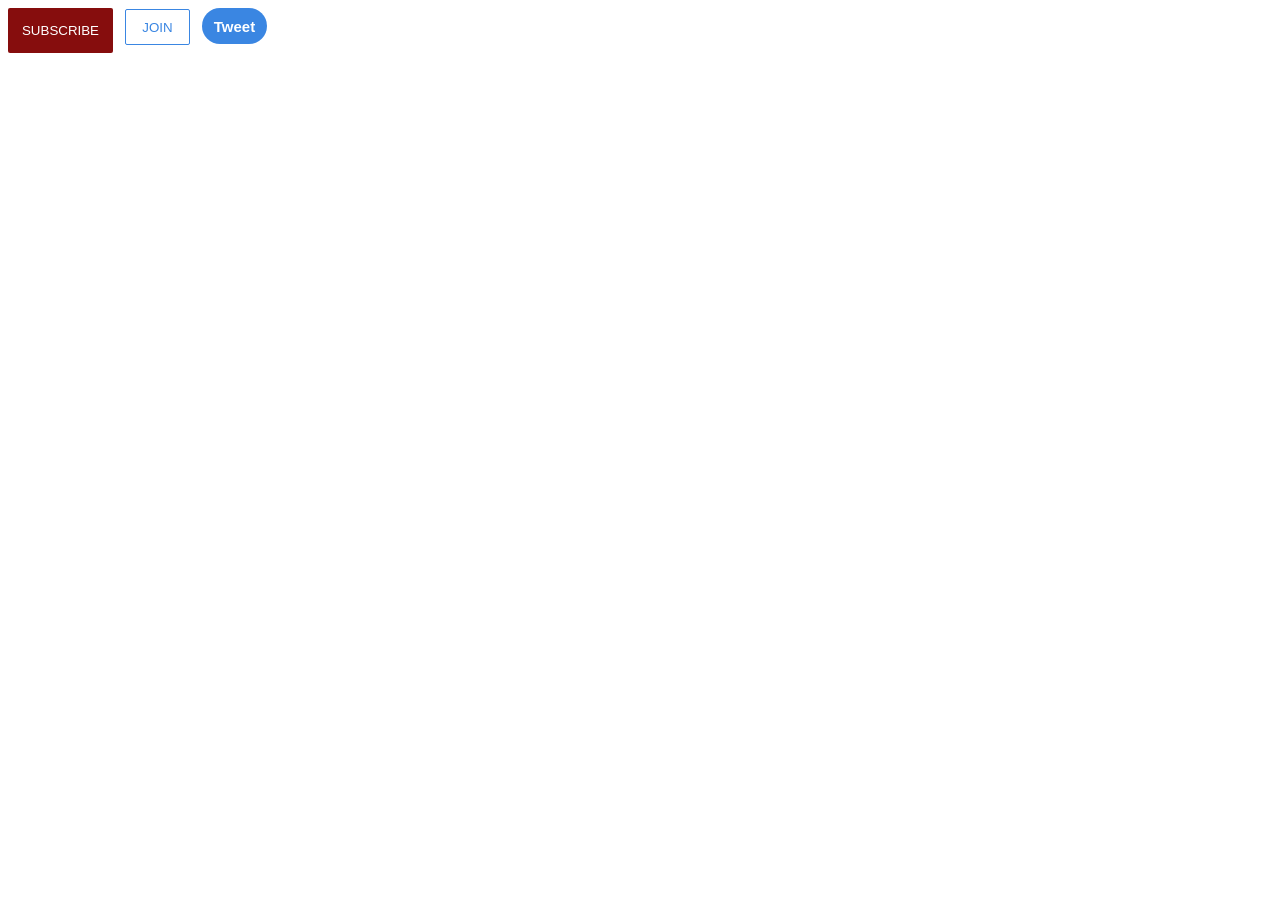
<file: buttons.html>
<!DOCTYPE html>
<html>
    <head>
        <title>
            Buttons exercise
        </title>
        <link rel="stylesheet" href="buttons.css">
    </head>
    <body>
        <button class="subscribe-button">SUBSCRIBE</button>
        <button class="join-button">JOIN</button>
        <button class="tweet-button">Tweet</button>
    </body>
</html>
</file>
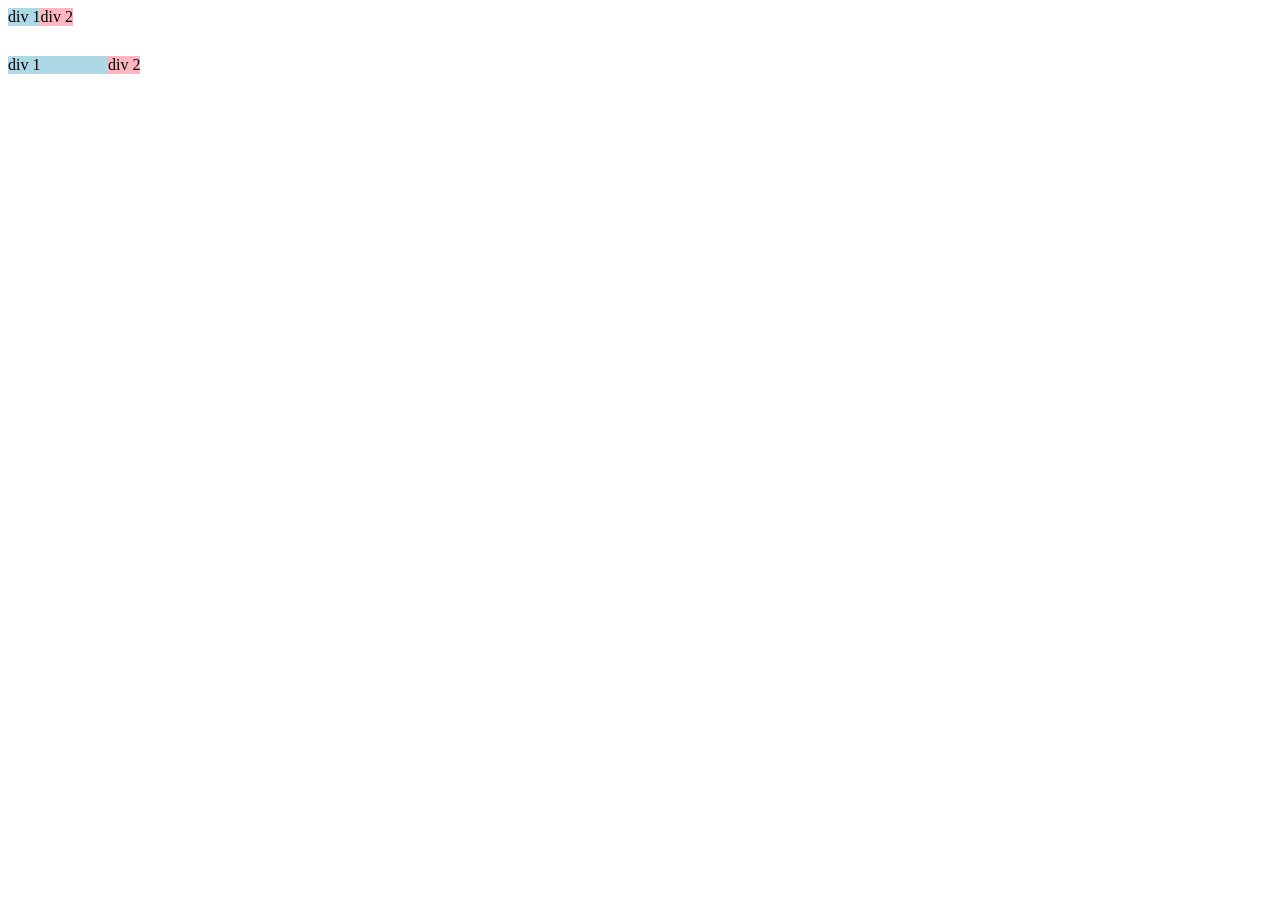
<file: flexbox.html>
<!DOCTYPE html>
<html>
    <head>
        <title>Flexbox Practice</title>
    </head>
    <body></body>
        <div style="
            display: flex;
            flex-direction: row;">
            <div style="background-color: lightblue ">div 1</div>
            <div style="background-color: lightpink;">div 2</div>
        </div>
        <div style="
        margin-top:30px;
            display: flex;
            flex-direction: row;">
            <div style="background-color: lightblue; 
            width:100px;">div 1</div>
            <div style="background-color: lightpink;">div 2</div>
        </div>
    </body>
</html>
</file>
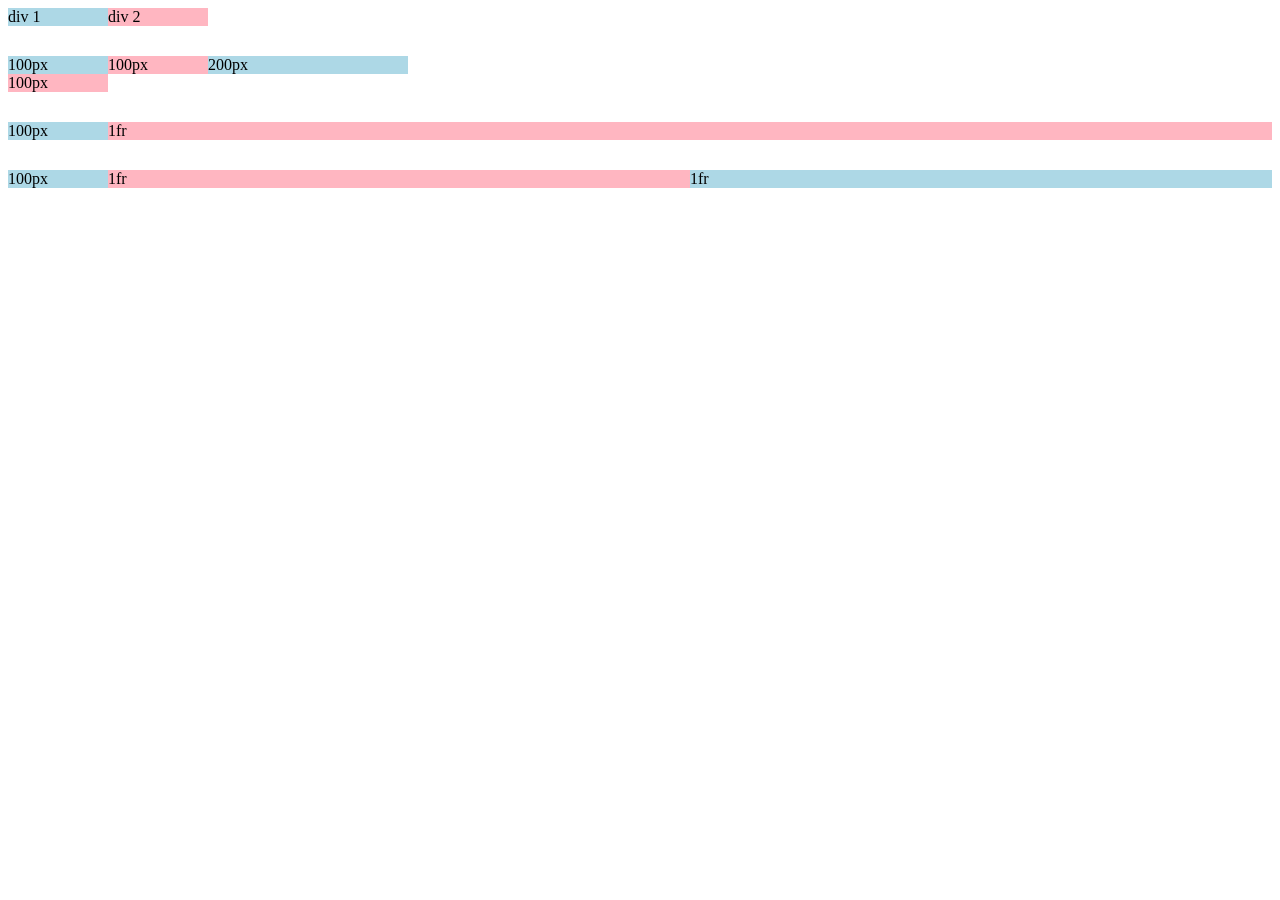
<file: grid.html>
<!DOCTYPE html>
<html>
    <head>
        <title>
            Grid Practice
        </title>
    </head>
    <body>
        <div style="
        display: grid;
        grid-template-columns: 100px 100px ;">
            <div style="background-color:lightblue">div 1</div>
            <div style="background-color: lightpink ;">div 2</div>
        </div>
        <div style="
        margin-top: 30px;
        display: grid;
        grid-template-columns: 100px 100px 200px;">
            <div style="background-color:lightblue">100px</div>
            <div style="background-color: lightpink ;">100px</div>
            <div style="background-color:lightblue">200px</div>
            <div style="background-color: lightpink ;">100px</div>
        </div>
         <div style="
        margin-top: 30px;
        display: grid;
        grid-template-columns: 100px 1fr ">
            <div style="background-color:lightblue">100px</div>
            <div style="background-color: lightpink ;">1fr</div>
           
        </div>
        <div style="
        margin-top: 30px;
        display: grid;
        grid-template-columns: 100px 1fr 1fr">
            <div style="background-color:lightblue">100px</div>
            <div style="background-color: lightpink ;">1fr</div>
            <div style="background-color:lightblue">1fr</div>
        </div>
        
    </body>
</html>
</file>
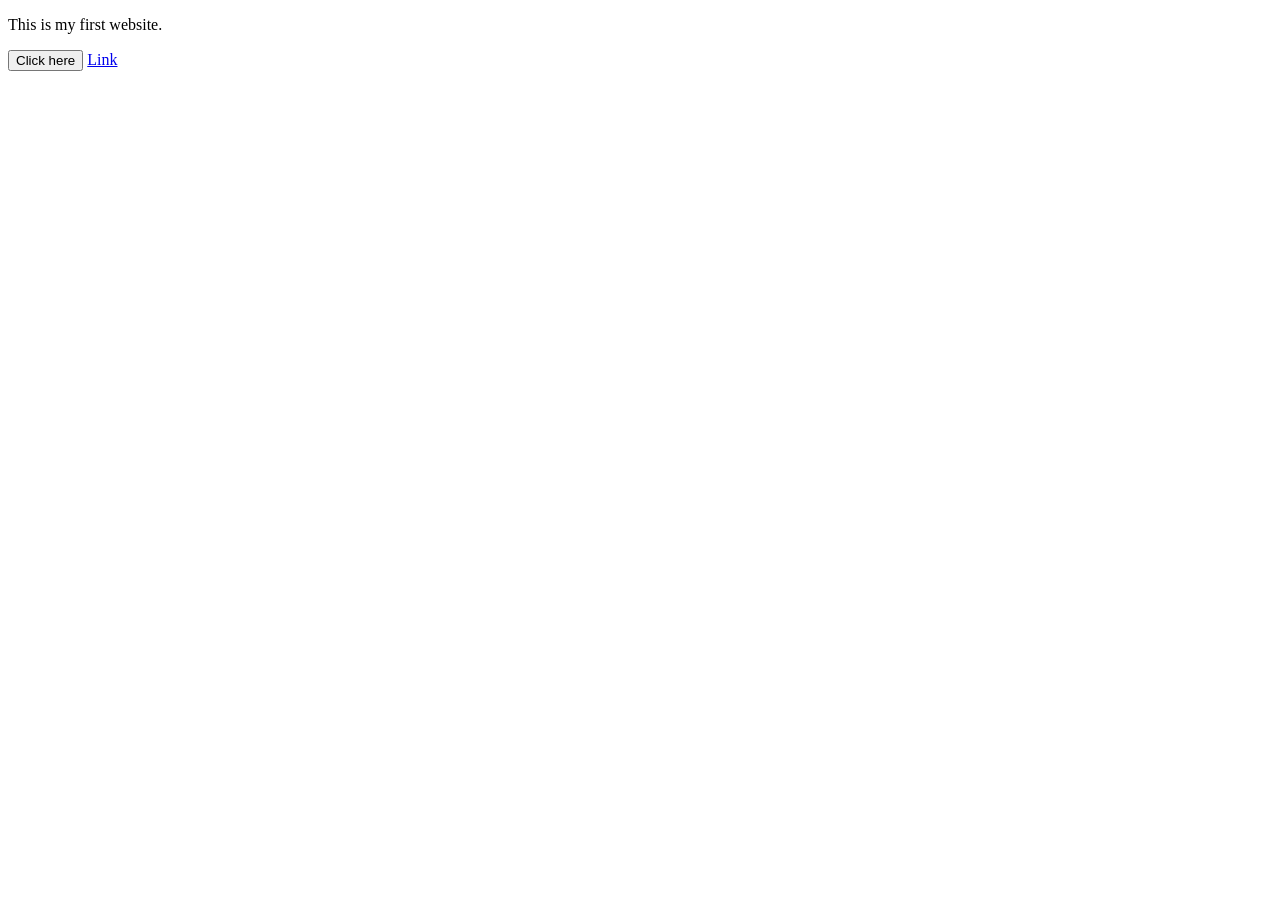
<file: main.html>
<!DOCTYPE html>
<html>
    <head>
        <title>
            First Website
        </title>
    </head>
    <body>
        <p>This is my first website.</p>
        <button>Click here</button>
        <a href="https://www.youtube.com/watch?v=G3e-cpL7ofc">Link</a>
    </body>
</html>
</file>
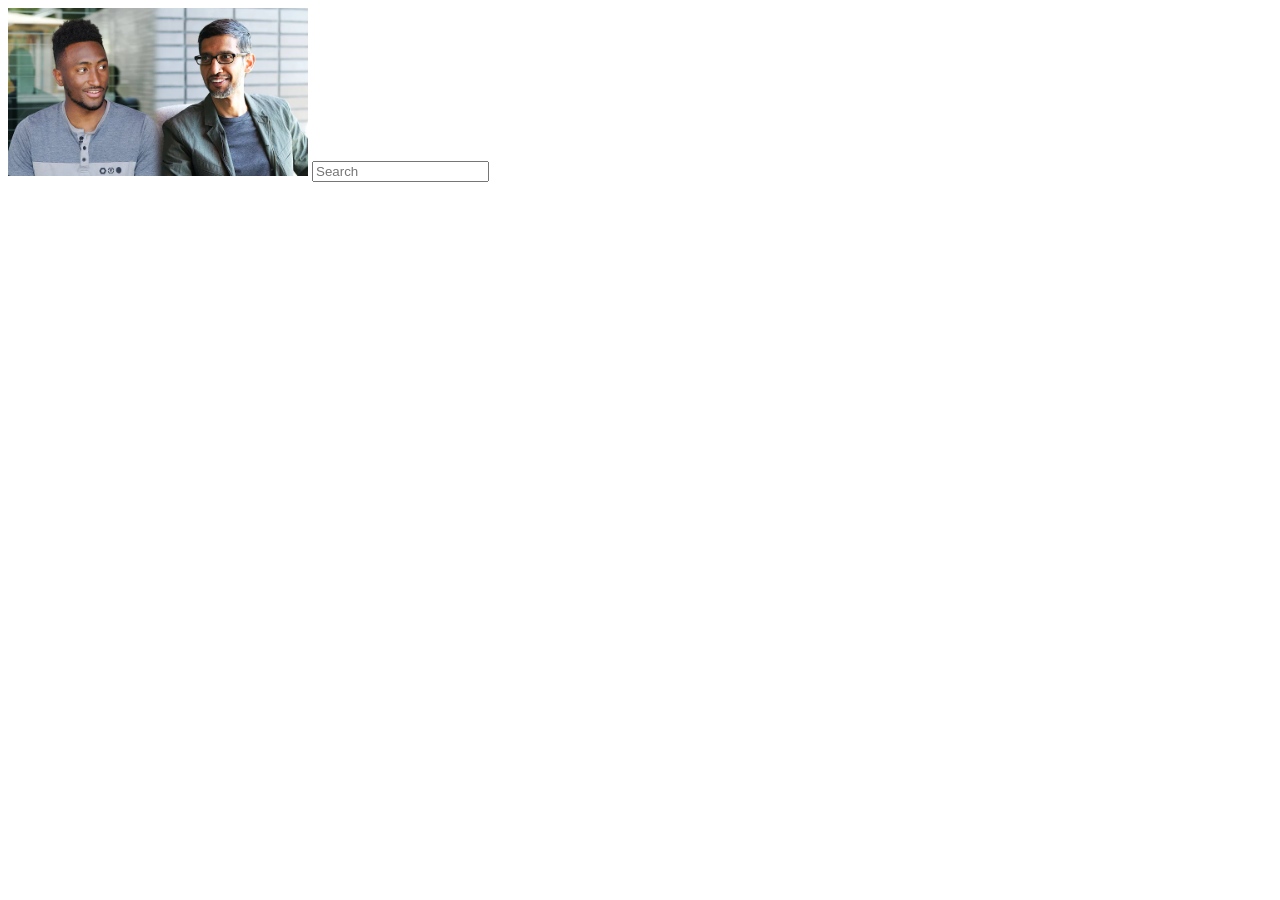
<file: youtube-clone.html>
<!DOCTYPE html>
<html>
    <head>
        <title>
            Youtube Project
        </title>
        <style>
            .thumbnail{
                width:300px;
            }
        </style>
    </head>
    <body>
        <img class="thumbnail" src="thumbnails/thumbnail-1.webp">
        <input class="search-bar" type="text" placeholder="Search">
    </body>
</html>
</file>
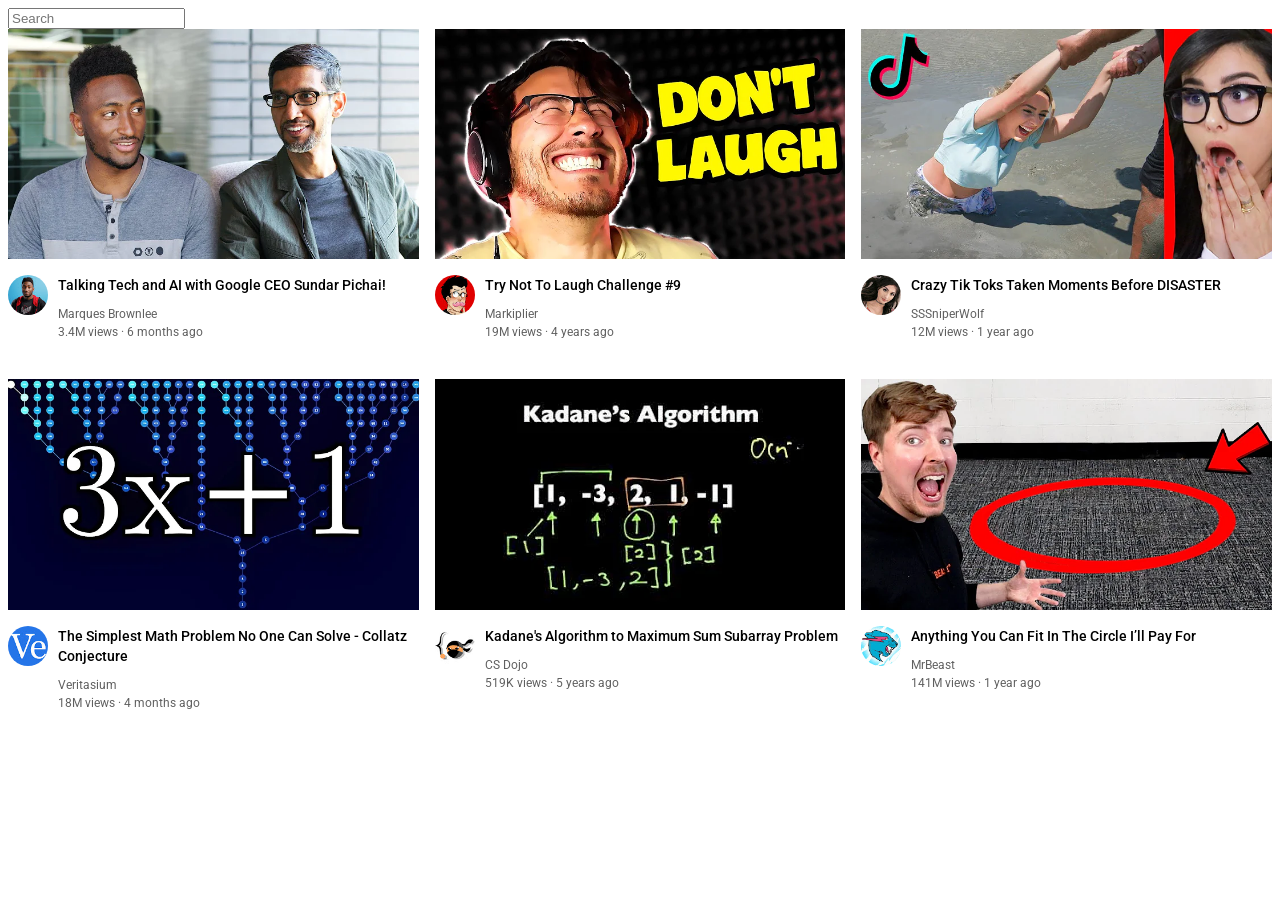
<file: youtube-practice.html>
<!DOCTYPE html>
<html>
  <head>
    <title>YouTube.com Clone</title>

    <link rel="preconnect" href="https://fonts.googleapis.com">
    <link rel="preconnect" href="https://fonts.gstatic.com" crossorigin>
    <link href="https://fonts.googleapis.com/css2?family=Roboto:wght@400;500;700&display=swap" rel="stylesheet">

    <style>
      p {
        font-family: Roboto, Arial;
        margin-top: 0;
        margin-bottom: 0;
      }

      .thumbnail {
        width: 100%;
      }

      .search-bar {
        display: block;
      }

      .video-title {
        margin-top: 0;
        font-size: 14px;
        font-weight: 500;
        line-height: 20px;
        margin-bottom: 12px;
      }

      .video-info-grid {
        display: grid;
        grid-template-columns: 50px 1fr;
      }

      .profile-picture {
        width: 40px;
        border-radius: 50px;
      }

      .thumbnail-row {
        margin-bottom: 12px;
      }

      .video-author,
      .video-stats {
        font-size: 12px;
        color: rgb(96, 96, 96);
      }

      .video-author {
        margin-bottom: 4px;
      }

      .video-grid {
        display: grid;
        grid-template-columns: 1fr 1fr 1fr;
        column-gap: 16px;
        row-gap: 40px;
      }
    </style>
  </head>
  <body>
    <input class="search-bar" type="text" placeholder="Search">

    <div class="video-grid">
      <div class="video-preview">
        <div class="thumbnail-row">
          <img class="thumbnail" src="thumbnails/thumbnail-1.webp">
        </div>
        <div class="video-info-grid">
          <div class="channel-picture">
            <img class="profile-picture" src="channel/channel-1.jpeg">
          </div>
          <div class="video-info">
            <p class="video-title">
              Talking Tech and AI with Google CEO Sundar Pichai!
            </p>
            <p class="video-author">
              Marques Brownlee
            </p>
            <p class="video-stats">
              3.4M views &#183; 6 months ago
            </p>
          </div>
        </div>
      </div>

      <div class="video-preview">
        <div class="thumbnail-row">
          <img class="thumbnail" src="thumbnails/thumbnail-2.webp">
        </div>
        <div class="video-info-grid">
          <div class="channel-picture">
            <img class="profile-picture" src="channel/channel-2.jpeg">
          </div>
          <div class="video-info">
            <p class="video-title">
              Try Not To Laugh Challenge #9
            </p>
            <p class="video-author">
              Markiplier
            </p>
            <p class="video-stats">
              19M views &#183; 4 years ago
            </p>
          </div>
        </div>
      </div>

      <div class="video-preview">
        <div class="thumbnail-row">
          <img class="thumbnail" src="thumbnails/thumbnail-3.webp">
        </div>
        <div class="video-info-grid">
          <div class="channel-picture">
            <img class="profile-picture" src="channel/channel-3.jpeg">
          </div>
          <div class="video-info">
            <p class="video-title">
              Crazy Tik Toks Taken Moments Before DISASTER
            </p>
            <p class="video-author">
              SSSniperWolf
            </p>
            <p class="video-stats">
              12M views &#183; 1 year ago
            </p>
          </div>
        </div>
      </div>

      <div class="video-preview">
        <div class="thumbnail-row">
          <img class="thumbnail" src="thumbnails/thumbnail-4.webp">
        </div>
        <div class="video-info-grid">
          <div class="channel-picture">
            <img class="profile-picture" src="channel/channel-4.jpeg">
          </div>
          <div class="video-info">
            <p class="video-title">
              The Simplest Math Problem No One Can Solve - Collatz Conjecture
            </p>
            <p class="video-author">
              Veritasium
            </p>
            <p class="video-stats">
              18M views &#183; 4 months ago
            </p>
          </div>
        </div>
      </div>

      <div class="video-preview">
        <div class="thumbnail-row">
          <img class="thumbnail" src="thumbnails/thumbnail-5.webp">
        </div>
        <div class="video-info-grid">
          <div class="channel-picture">
            <img class="profile-picture" src="channel/channel-5.jpeg">
          </div>
          <div class="video-info">
            <p class="video-title">
              Kadane's Algorithm to Maximum Sum Subarray Problem
            </p>
            <p class="video-author">
              CS Dojo
            </p>
            <p class="video-stats">
              519K views &#183; 5 years ago
            </p>
          </div>
        </div>
      </div>

      <div class="video-preview">
        <div class="thumbnail-row">
          <img class="thumbnail" src="thumbnails/thumbnail-6.webp">
        </div>
        <div class="video-info-grid">
          <div class="channel-picture">
            <img class="profile-picture" src="channel/channel-6.jpeg">
          </div>
          <div class="video-info">
            <p class="video-title">
              Anything You Can Fit In The Circle I’ll Pay For
            </p>
            <p class="video-author">
              MrBeast
            </p>
            <p class="video-stats">
              141M views &#183; 1 year ago
            </p>
          </div>
        </div>
      </div>
    </div>
  </body>
</html>
</file>
<file: buttons.css>
.subscribe-button {
        background-color: rgb(134, 13, 13);
        color: white;
        border:none;
        height:45px;
        width:105px;
        border-radius: 2px;
        cursor:pointer;
        margin-right: 8px;
        transition: opacity 0.15s;
        padding-bottom: 15px;
        padding-top: 15px;
        vertical-align: top;
    }
    
    .subscribe-button:hover{
        opacity: 0.8;
    }

    .subscribe-button:active{
        opacity: 0.5;
    }

    .join-button{
        background-color: white;
        color:rgb(58, 134, 226);
        border:1px solid rgb(58, 134, 226);
        height:36px;
        width:65px;
        cursor:pointer;
        border-radius:2px;
        margin-right:8px;
        transition: background-color 0.15s, color 0.15s, opacity 0.15s;
    }

    .join-button:hover{
        background-color: rgb(58, 134, 226);
        color:white;
        opacity:0.8;
    }

    .tweet-button{
        background-color: rgb(58, 134, 226);
        color:white;
        border:none;
        height: 36px;
        width: 65px;
        border-radius: 20px;
        font-weight: bold;
        font-size: 15px;
        cursor:pointer;
        transition: box-shadow 0.15s;
    }

    .tweet-button:hover{
        box-shadow: 10px 10px 10px rgba(0,0,0,0.15);
    }
</file>
